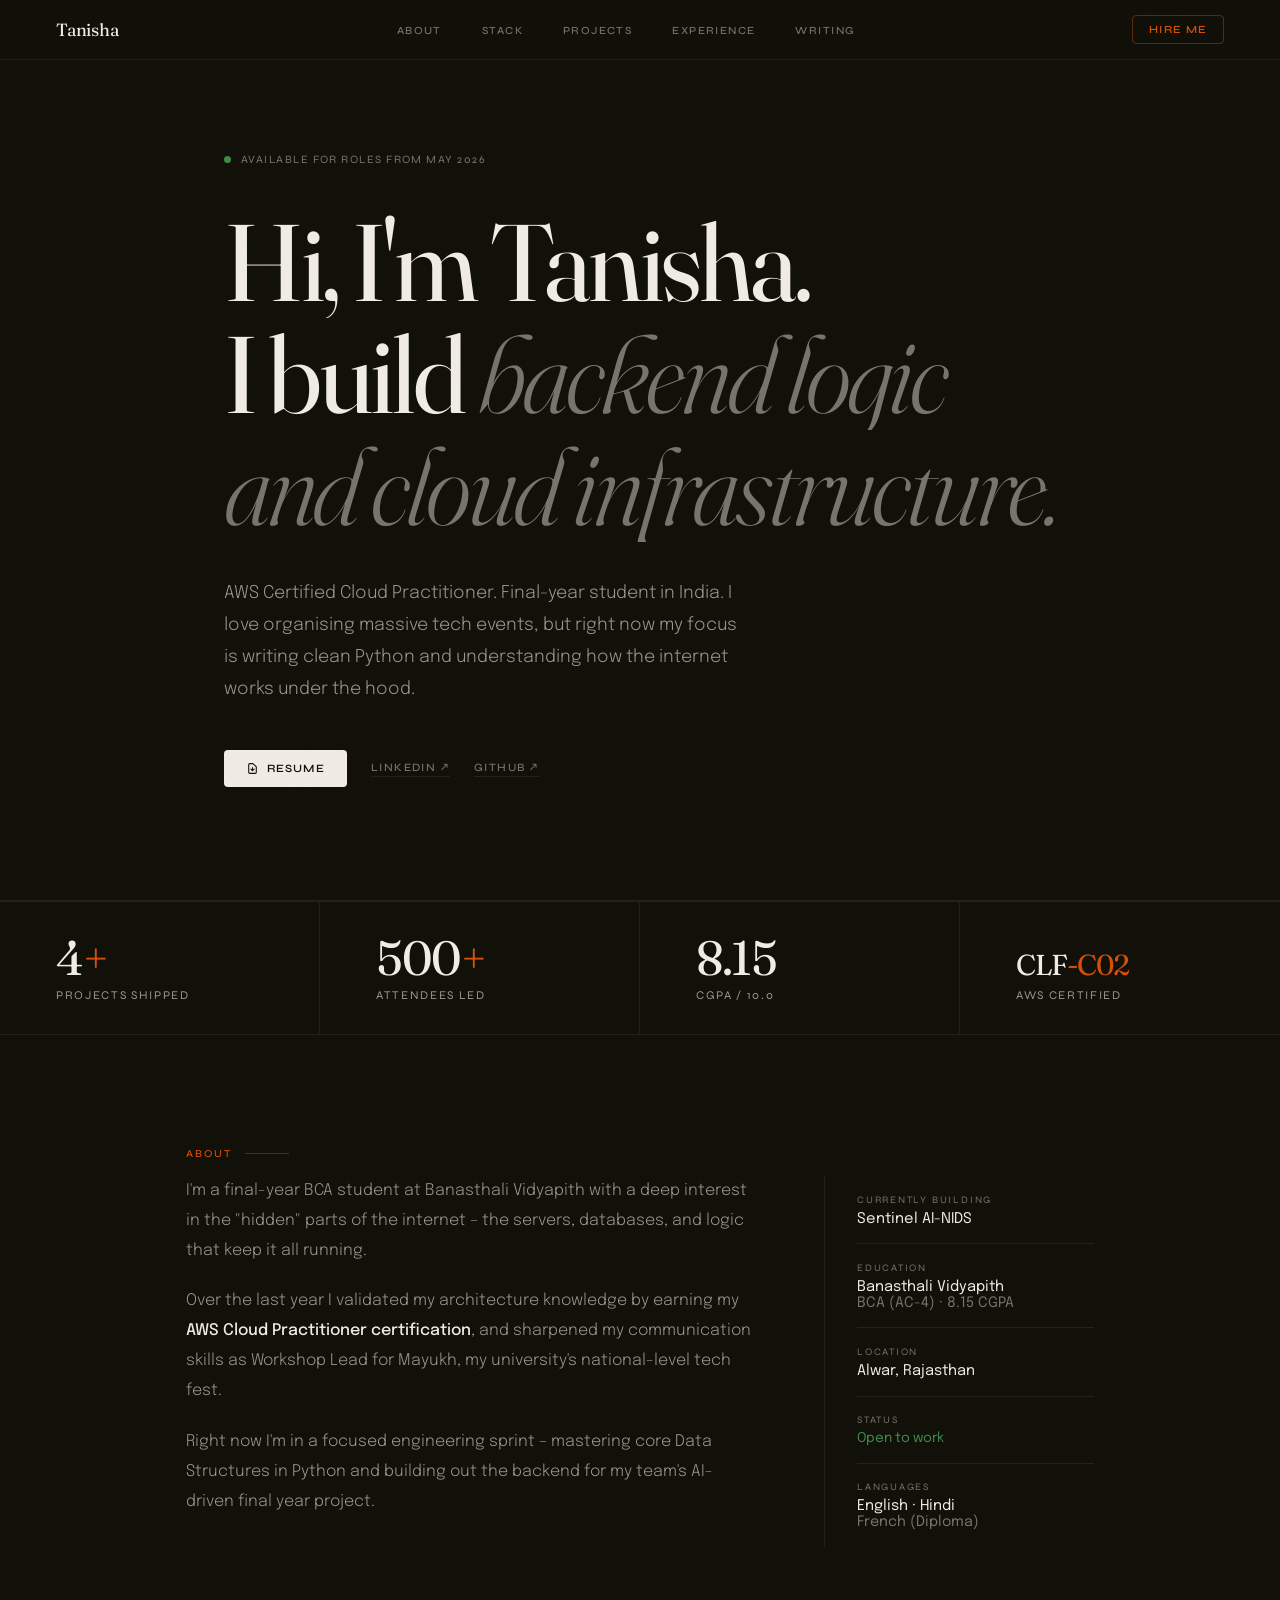
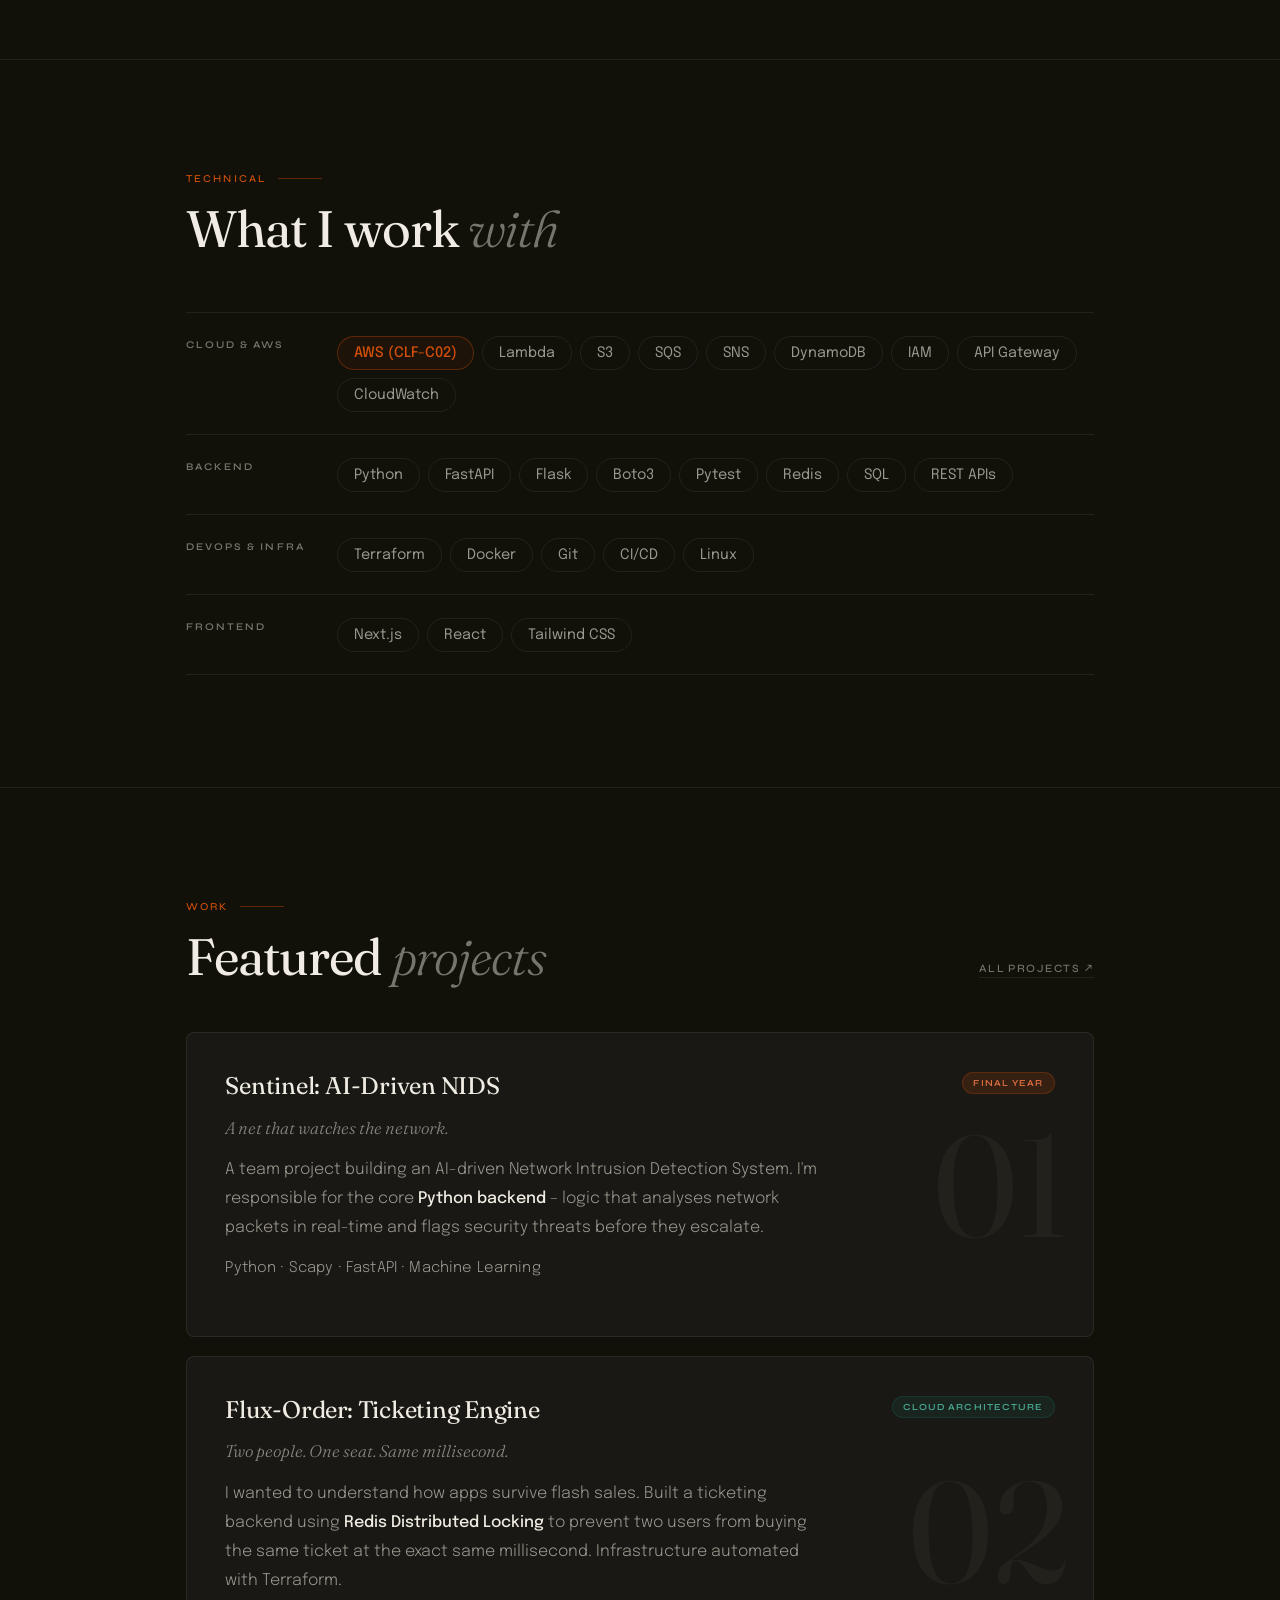
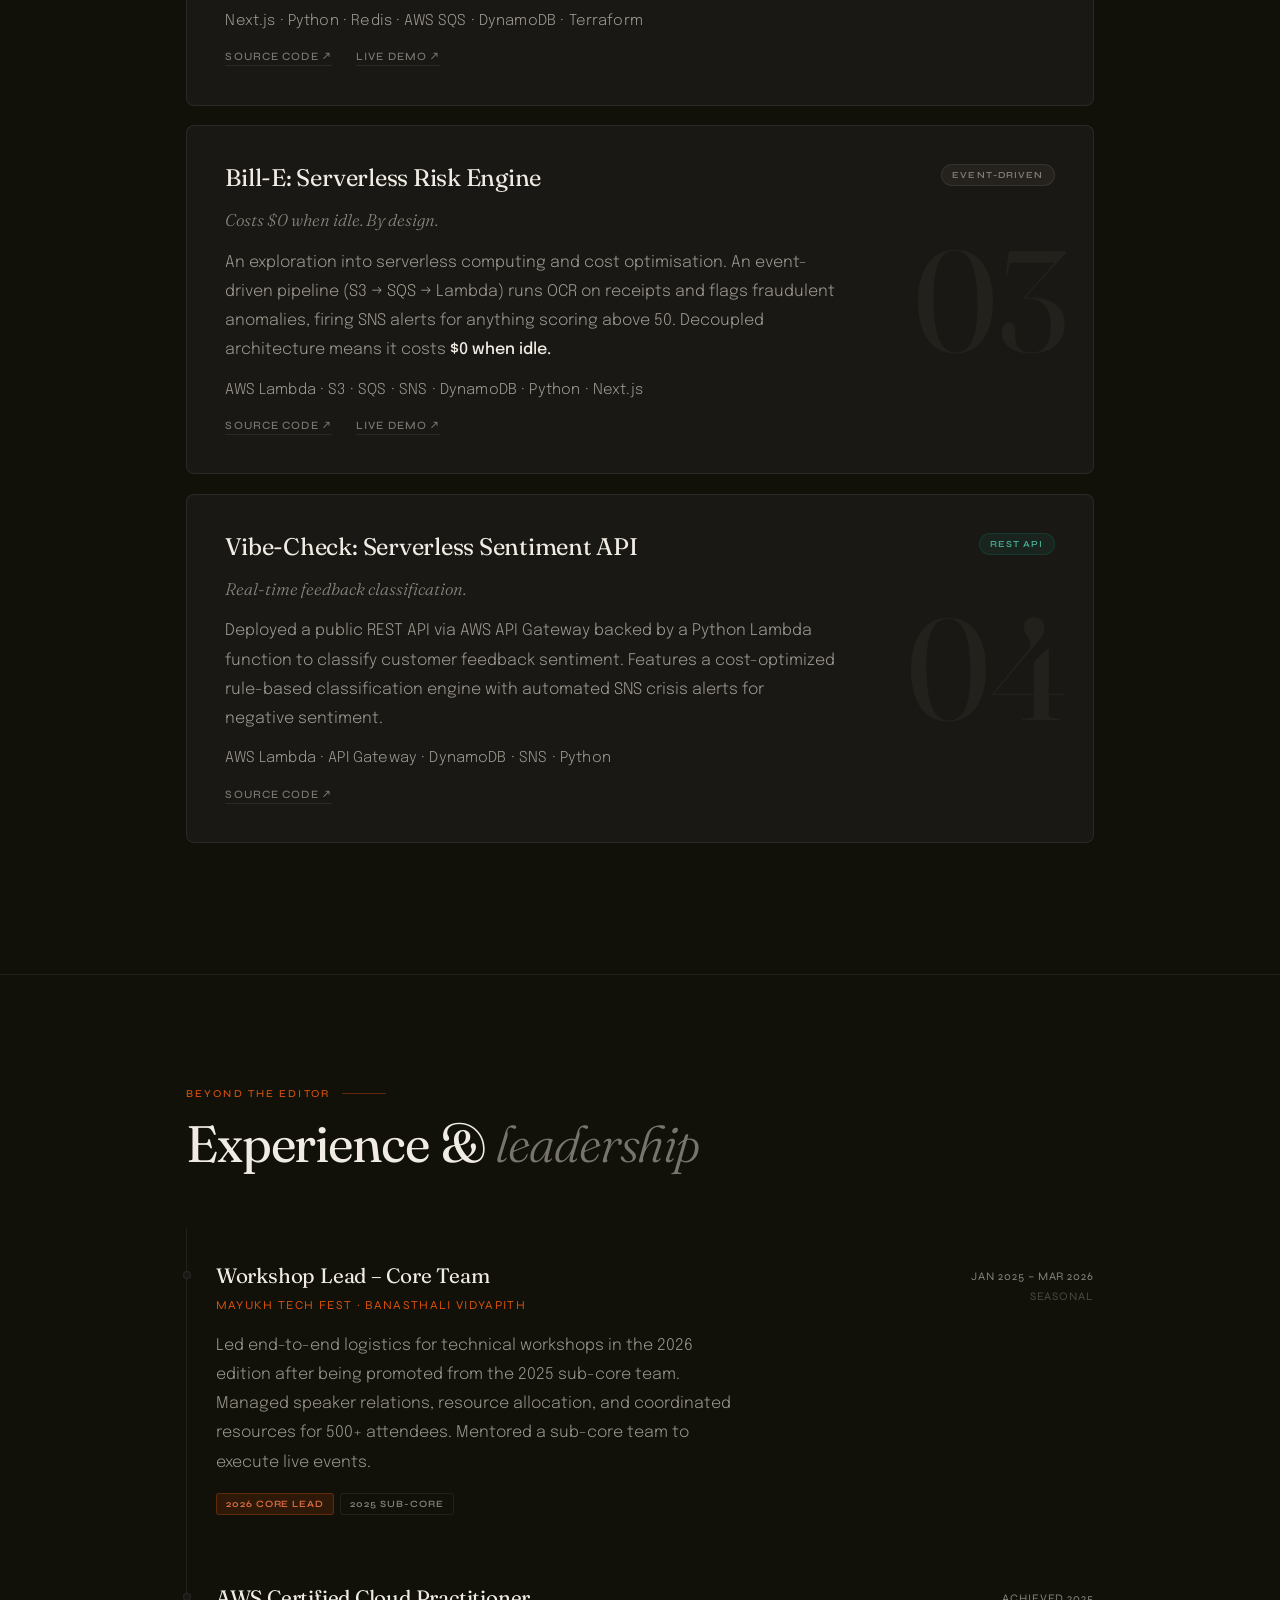
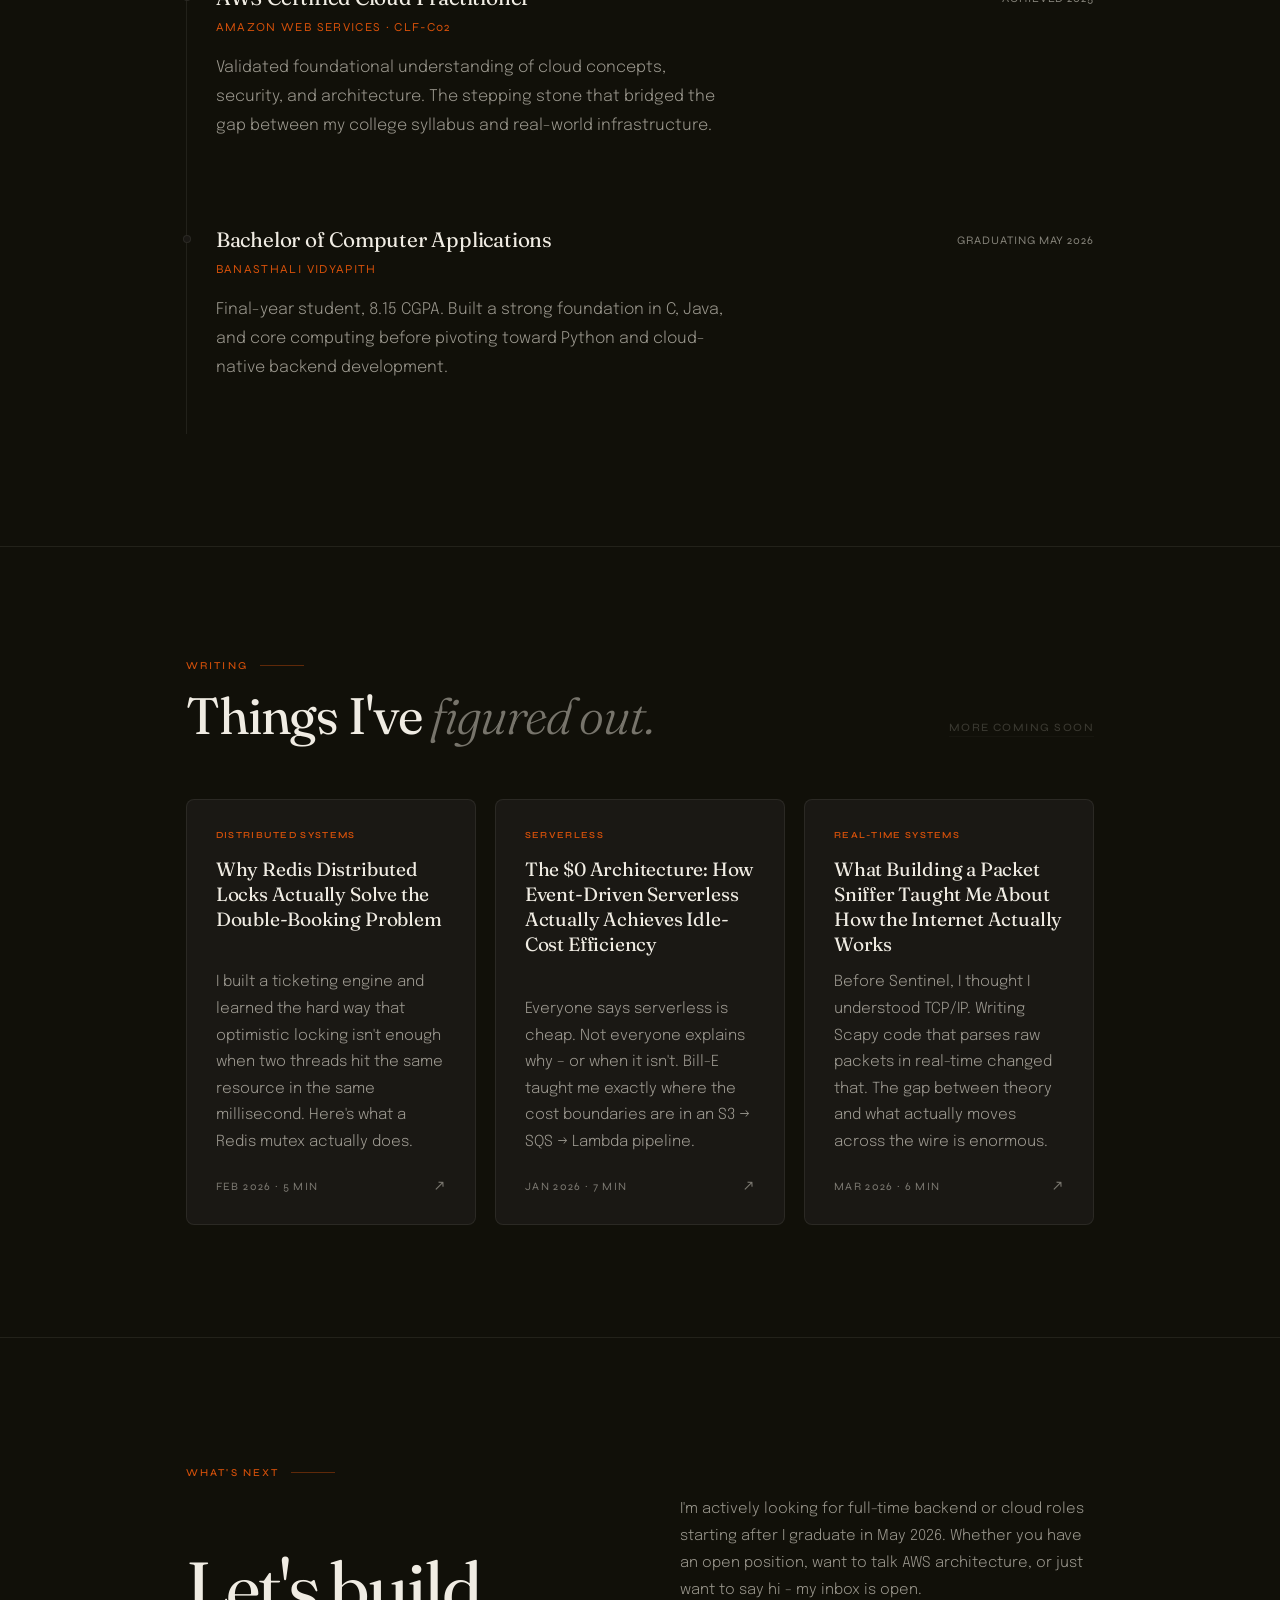
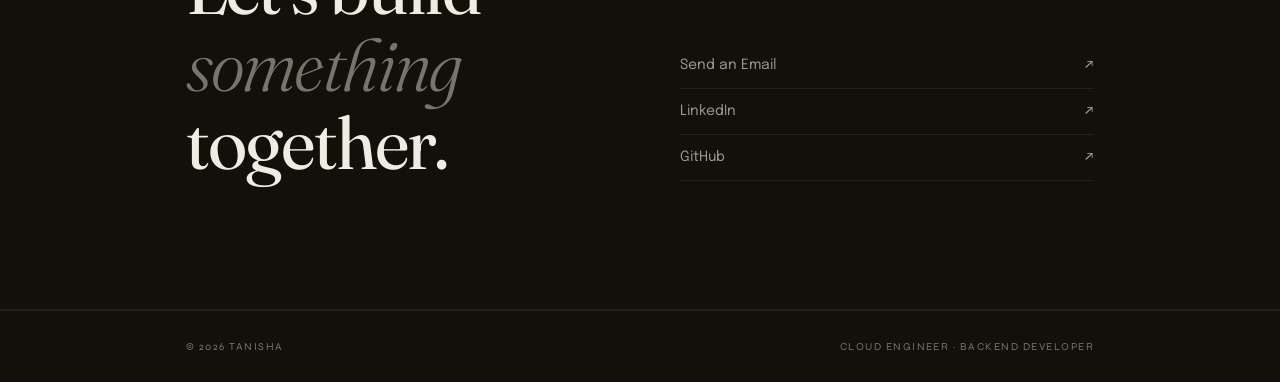
<file: index.html>
<!DOCTYPE html>
<html lang="en">
<head>
    <meta charset="UTF-8">
    <meta name="viewport" content="width=device-width, initial-scale=1.0">
    <title>Tanisha - Cloud Engineer & Backend Developer</title>
    <meta name="description" content="Portfolio of Tanisha, AWS Certified Cloud Practitioner and Backend Developer building serverless systems.">

    <!-- Open Graph / Social Sharing -->
    <meta property="og:type"        content="website">
    <meta property="og:url"         content="https://tanisha.dev/">
    <meta property="og:title"       content="Tanisha – Cloud Engineer & Backend Developer">
    <meta property="og:description" content="AWS Certified Cloud Practitioner. Building serverless backends, distributed systems, and cloud infrastructure in Python.">
    <meta property="og:image"       content="https://tanisha.dev/og-image.png">
    <meta name="twitter:card"       content="summary_large_image">
    <meta name="twitter:title"      content="Tanisha – Cloud Engineer & Backend Developer">
    <meta name="twitter:description" content="AWS Certified Cloud Practitioner. Building serverless backends, distributed systems, and cloud infrastructure in Python.">
    <meta name="twitter:image"      content="https://tanisha.dev/og-image.png">

    <link rel="preconnect" href="https://fonts.googleapis.com">
    <link rel="preconnect" href="https://fonts.gstatic.com" crossorigin>
    <link href="https://fonts.googleapis.com/css2?family=Fraunces:ital,opsz,wght@0,9..144,300;0,9..144,400;0,9..144,500;0,9..144,700;1,9..144,300;1,9..144,400;1,9..144,500&family=Syne:wght@400;500;600;700&family=Epilogue:wght@300;400;500&display=swap" rel="stylesheet">
    <link rel="stylesheet" href="Styles.css">
</head>
<body>

<!-- CURTAIN -->
<div id="curtain" aria-hidden="true">
    <div class="c-line"><div class="c-name">Tanisha</div></div>
    <div class="c-rule"></div>
    <div class="c-line"><div class="c-sub">Cloud Engineer &amp; Backend Developer</div></div>
</div>

<!-- SITE -->
<div id="site">

    <header id="main-header">
        <a href="#" class="nav-logo">Tanisha</a>
        <ul class="nav-links">
            <li><a href="#about">About</a></li>
            <li><a href="#stack">Stack</a></li>
            <li><a href="#projects">Projects</a></li>
            <li><a href="#experience">Experience</a></li>
            <li><a href="#writing">Writing</a></li>
        </ul>
        <div style="display:flex;align-items:center;gap:1.2rem">
            <a href="#contact" class="nav-hire">Hire me</a>
        </div>
        <!-- aria-expanded toggled by JS -->
        <button class="nav-mobile-btn" id="mobile-btn" aria-label="Open menu" aria-expanded="false" aria-controls="mobile-menu">
            <svg width="22" height="22" fill="none" stroke="currentColor" stroke-width="1.5" viewBox="0 0 24 24"><path d="M3 6h18M3 12h18M3 18h18"/></svg>
        </button>
    </header>

    <div id="mobile-menu" role="navigation" aria-label="Mobile navigation">
        <a href="#about">About</a>
        <a href="#stack">Stack</a>
        <a href="#projects">Projects</a>
        <a href="#experience">Experience</a>
        <a href="#writing">Writing</a>
        <a href="#contact">Contact</a>
    </div>

    <main>

        <!-- HERO -->
        <section id="hero">
            <div class="wrap">
                <div class="hero-eyebrow">
                    <span class="avail-dot"></span>
                    <span>Available for roles from May 2026</span>
                </div>
                <h1 class="hero-headline">
                    <span class="hl"><span>Hi, I'm Tanisha.</span></span>
                    <span class="hl"><span>I build <em>backend logic</em></span></span>
                    <span class="hl"><span><em>and cloud infrastructure.</em></span></span>
                </h1>
                <p class="hero-body">AWS Certified Cloud Practitioner. Final-year student in India. I love organising massive tech events, but right now my focus is writing clean Python and understanding how the internet works under the hood.</p>
                <div class="hero-cta">
                    <a href="Tanisha-resume2026.pdf" target="_blank" class="btn-primary">
                        <svg width="13" height="13" fill="none" stroke="currentColor" stroke-width="2" viewBox="0 0 24 24"><path stroke-linecap="round" stroke-linejoin="round" d="M12 10v6m0 0l-3-3m3 3l3-3m2 8H7a2 2 0 01-2-2V5a2 2 0 012-2h5.586a1 1 0 01.707.293l5.414 5.414a1 1 0 01.293.707V19a2 2 0 01-2 2z"/></svg>
                        Resume
                    </a>
                    <a href="https://www.linkedin.com/in/tanisha-cloud/" target="_blank" class="btn-ghost">LinkedIn ↗</a>
                    <a href="https://github.com/Tannishaa" target="_blank" class="btn-ghost">GitHub ↗</a>
                </div>
            </div>
        </section>

        <hr class="divider">

        <!-- STATS STRIP -->
        <div class="stats-strip reveal">
            <div class="stat-cell">
                <div class="stat-num"><span class="counter" data-target="4">0</span><span class="accent">+</span></div>
                <div class="stat-desc">Projects shipped</div>
            </div>
            <div class="stat-cell">
                <div class="stat-num"><span class="counter" data-target="500">0</span><span class="accent">+</span></div>
                <div class="stat-desc">Attendees led</div>
            </div>
            <div class="stat-cell">
                <div class="stat-num"><span class="counter" data-target="815" data-decimal="true">0</span></div>
                <div class="stat-desc">CGPA / 10.0</div>
            </div>
            <div class="stat-cell">
                <div class="stat-num"><span style="font-size:clamp(1.2rem,2.5vw,1.8rem)">CLF</span><span class="accent" style="font-size:clamp(1.2rem,2.5vw,1.8rem)">-C02</span></div>
                <div class="stat-desc">AWS Certified</div>
            </div>
        </div>

        <!-- ABOUT -->
        <section id="about">
            <div class="wrap">
                <div class="reveal">
                    <p class="section-label">About</p>
                    <div class="about-grid">
                        <div class="about-text">
                            <p>I'm a final-year BCA student at Banasthali Vidyapith with a deep interest in the "hidden" parts of the internet – the servers, databases, and logic that keep it all running.</p>
                            <p>Over the last year I validated my architecture knowledge by earning my <strong>AWS Cloud Practitioner certification</strong>, and sharpened my communication skills as Workshop Lead for Mayukh, my university's national-level tech fest.</p>
                            <p>Right now I'm in a focused engineering sprint – mastering core Data Structures in Python and building out the backend for my team's AI-driven final year project.</p>
                        </div>
                        <div class="about-meta">
                            <div class="meta-item">
                                <p class="meta-label">Currently building</p>
                                <p class="meta-value">Sentinel AI-NIDS</p>
                            </div>
                            <div class="meta-item">
                                <p class="meta-label">Education</p>
                                <p class="meta-value">Banasthali Vidyapith</p>
                                <p class="meta-note">BCA (AC-4) · 8.15 CGPA</p>
                            </div>
                            <div class="meta-item">
                                <p class="meta-label">Location</p>
                                <p class="meta-value">Alwar, Rajasthan</p>
                            </div>
                            <div class="meta-item">
                                <p class="meta-label">Status</p>
                                <p class="meta-value" style="color:#3d8c4b;font-size:0.85rem">Open to work</p>
                            </div>
                            <div class="meta-item">
                                <p class="meta-label">Languages</p>
                                <p class="meta-value">English · Hindi</p>
                                <p class="meta-note">French (Diploma)</p>
                            </div>
                        </div>
                    </div>
                </div>
            </div>
        </section>

        <hr class="divider">

        <!-- STACK -->
        <section id="stack">
            <div class="wrap reveal">
                <p class="section-label">Technical</p>
                <h2 class="section-title">What I work <em>with</em></h2>

                <table class="stack-table">
                    <tbody>
                        <tr>
                            <td class="stack-cat-cell">Cloud &amp; AWS</td>
                            <td class="stack-pills-cell">
                                <div class="stack-pills">
                                    <span class="pill pill-cert">AWS (CLF-C02)</span>
                                    <span class="pill">Lambda</span>
                                    <span class="pill">S3</span>
                                    <span class="pill">SQS</span>
                                    <span class="pill">SNS</span>
                                    <span class="pill">DynamoDB</span>
                                    <span class="pill">IAM</span>
                                    <span class="pill">API Gateway</span>
                                    <span class="pill">CloudWatch</span>
                                </div>
                            </td>
                        </tr>
                        <tr>
                            <td class="stack-cat-cell">Backend</td>
                            <td class="stack-pills-cell">
                                <div class="stack-pills">
                                    <span class="pill">Python</span>
                                    <span class="pill">FastAPI</span>
                                    <span class="pill">Flask</span>
                                    <span class="pill">Boto3</span>
                                    <span class="pill">Pytest</span>
                                    <span class="pill">Redis</span>
                                    <span class="pill">SQL</span>
                                    <span class="pill">REST APIs</span>
                                </div>
                            </td>
                        </tr>
                        <tr>
                            <td class="stack-cat-cell">DevOps &amp; Infra</td>
                            <td class="stack-pills-cell">
                                <div class="stack-pills">
                                    <span class="pill">Terraform</span>
                                    <span class="pill">Docker</span>
                                    <span class="pill">Git</span>
                                    <span class="pill">CI/CD</span>
                                    <span class="pill">Linux</span>
                                </div>
                            </td>
                        </tr>
                        <tr>
                            <td class="stack-cat-cell">Frontend</td>
                            <td class="stack-pills-cell">
                                <div class="stack-pills">
                                    <span class="pill">Next.js</span>
                                    <span class="pill">React</span>
                                    <span class="pill">Tailwind CSS</span>
                                </div>
                            </td>
                        </tr>
                    </tbody>
                </table>
            </div>
        </section>

        <hr class="divider">

        <!-- PROJECTS -->
        <section id="projects">
            <div class="wrap reveal">
                <div class="projects-hd">
                    <div>
                        <p class="section-label">Work</p>
                        <h2 class="section-title">Featured <em>projects</em></h2>
                    </div>
                    <a href="https://github.com/Tannishaa" target="_blank" class="btn-ghost" style="margin-bottom:6px">All projects ↗</a>
                </div>

                <div class="project-card">
                    <span class="proj-num" aria-hidden="true">01</span>
                    <div class="project-head">
                        <h3 class="project-title">Sentinel: AI-Driven NIDS</h3>
                        <span class="project-badge badge-rust">Final Year</span>
                    </div>
                    <p class="proj-tag-line">A net that watches the network.</p>
                    <p class="project-body">A team project building an AI-driven Network Intrusion Detection System. I'm responsible for the core <strong>Python backend</strong> – logic that analyses network packets in real-time and flags security threats before they escalate.</p>
                    <p class="project-stack">Python · Scapy · FastAPI · Machine Learning</p>
                </div>

                <div class="project-card">
                    <span class="proj-num" aria-hidden="true">02</span>
                    <div class="project-head">
                        <h3 class="project-title">Flux-Order: Ticketing Engine</h3>
                        <span class="project-badge badge-teal">Cloud Architecture</span>
                    </div>
                    <p class="proj-tag-line">Two people. One seat. Same millisecond.</p>
                    <p class="project-body">I wanted to understand how apps survive flash sales. Built a ticketing backend using <strong>Redis Distributed Locking</strong> to prevent two users from buying the same ticket at the exact same millisecond. Infrastructure automated with Terraform.</p>
                    <p class="project-stack">Next.js · Python · Redis · AWS SQS · DynamoDB · Terraform</p>
                    <div class="project-links">
                        <a href="https://github.com/Tannishaa/flux-order" target="_blank">Source Code ↗</a>
                        <a href="https://flux-cinema-frontend.vercel.app/" target="_blank">Live Demo ↗</a>
                    </div>
                </div>

                <div class="project-card">
                    <span class="proj-num" aria-hidden="true">03</span>
                    <div class="project-head">
                        <h3 class="project-title">Bill-E: Serverless Risk Engine</h3>
                        <span class="project-badge badge-stone">Event-Driven</span>
                    </div>
                    <p class="proj-tag-line">Costs $0 when idle. By design.</p>
                    <p class="project-body">An exploration into serverless computing and cost optimisation. An event-driven pipeline (S3 → SQS → Lambda) runs OCR on receipts and flags fraudulent anomalies, firing SNS alerts for anything scoring above 50. Decoupled architecture means it costs <strong>$0 when idle.</strong></p>
                    <p class="project-stack">AWS Lambda · S3 · SQS · SNS · DynamoDB · Python · Next.js</p>
                    <div class="project-links">
                        <a href="https://github.com/Tannishaa/bill-e-audit" target="_blank">Source Code ↗</a>
                        <a href="https://bill-e-audit.vercel.app/" target="_blank">Live Demo ↗</a>
                    </div>
                </div>

                <div class="project-card">
                    <span class="proj-num" aria-hidden="true">04</span>
                    <div class="project-head">
                        <h3 class="project-title">Vibe-Check: Serverless Sentiment API</h3>
                        <span class="project-badge badge-teal">REST API</span>
                    </div>
                    <p class="proj-tag-line">Real-time feedback classification.</p>
                    <p class="project-body">Deployed a public REST API via AWS API Gateway backed by a Python Lambda function to classify customer feedback sentiment. Features a cost-optimized rule-based classification engine with automated SNS crisis alerts for negative sentiment.</p>
                    <p class="project-stack">AWS Lambda · API Gateway · DynamoDB · SNS · Python</p>
                    <div class="project-links">
                        <a href="https://github.com/Tannishaa/vibe-check" target="_blank">Source Code ↗</a>
                    </div>
                </div>
            </div>
        </section>

        <hr class="divider">

        <!-- EXPERIENCE -->
        <section id="experience">
            <div class="wrap reveal">
                <p class="section-label">Beyond the editor</p>
                <h2 class="section-title">Experience &amp; <em>leadership</em></h2>

                <div class="exp-item">
                    <div>
                        <h3 class="exp-role">Workshop Lead – Core Team</h3>
                        <p class="exp-org">Mayukh Tech Fest · Banasthali Vidyapith</p>
                        <p class="exp-desc">Led end-to-end logistics for technical workshops in the 2026 edition after being promoted from the 2025 sub-core team. Managed speaker relations, resource allocation, and coordinated resources for 500+ attendees. Mentored a sub-core team to execute live events.</p>
                        <div class="exp-badges">
                            <span class="exp-badge active">2026 Core Lead</span>
                            <span class="exp-badge">2025 Sub-Core</span>
                        </div>
                    </div>
                    <div class="exp-date">Jan 2025 – Mar 2026<br><span style="opacity:0.5">Seasonal</span></div>
                </div>

                <div class="exp-item">
                    <div>
                        <h3 class="exp-role">AWS Certified Cloud Practitioner</h3>
                        <p class="exp-org">Amazon Web Services · CLF-C02</p>
                        <p class="exp-desc">Validated foundational understanding of cloud concepts, security, and architecture. The stepping stone that bridged the gap between my college syllabus and real-world infrastructure.</p>
                    </div>
                    <div class="exp-date">Achieved 2025</div>
                </div>

                <div class="exp-item">
                    <div>
                        <h3 class="exp-role">Bachelor of Computer Applications</h3>
                        <p class="exp-org">Banasthali Vidyapith</p>
                        <p class="exp-desc">Final-year student, 8.15 CGPA. Built a strong foundation in C, Java, and core computing before pivoting toward Python and cloud-native backend development.</p>
                    </div>
                    <div class="exp-date">Graduating May 2026</div>
                </div>
            </div>
        </section>

        <hr class="divider">

        <!-- WRITING / BLOG -->
        <section id="writing">
            <div class="wrap reveal">
                <div style="display:flex;align-items:flex-end;justify-content:space-between;flex-wrap:wrap;gap:1rem;margin-bottom:3.5rem">
                    <div>
                        <p class="section-label">Writing</p>
                        <h2 class="section-title" style="margin-bottom:0">Things I've <em>figured out.</em></h2>
                    </div>
                    <span class="btn-ghost" style="cursor:default;opacity:0.4;margin-bottom:6px">More coming soon</span>
                </div>

                <div class="blog-grid">
                    <a href="redis-distributed-locks.html" class="blog-card">
                        <p class="blog-tag">Distributed Systems</p>
                        <h3 class="blog-title">Why Redis Distributed Locks Actually Solve the Double-Booking Problem</h3>
                        <p class="blog-excerpt">I built a ticketing engine and learned the hard way that optimistic locking isn't enough when two threads hit the same resource in the same millisecond. Here's what a Redis mutex actually does.</p>
                        <div class="blog-meta">
                            <span>Feb 2026 · 5 min</span>
                            <span class="blog-arrow">↗</span>
                        </div>
                    </a>

                    <a href="serverless-zero-cost.html" class="blog-card">
                        <p class="blog-tag">Serverless</p>
                        <h3 class="blog-title">The $0 Architecture: How Event-Driven Serverless Actually Achieves Idle-Cost Efficiency</h3>
                        <p class="blog-excerpt">Everyone says serverless is cheap. Not everyone explains why – or when it isn't. Bill-E taught me exactly where the cost boundaries are in an S3 → SQS → Lambda pipeline.</p>
                        <div class="blog-meta">
                            <span>Jan 2026 · 7 min</span>
                            <span class="blog-arrow">↗</span>
                        </div>
                    </a>

                    <a href="realtime-system-sentinel.html" class="blog-card">
                        <p class="blog-tag">Real-Time Systems</p>
                        <h3 class="blog-title">What Building a Packet Sniffer Taught Me About How the Internet Actually Works</h3>
                        <p class="blog-excerpt">Before Sentinel, I thought I understood TCP/IP. Writing Scapy code that parses raw packets in real-time changed that. The gap between theory and what actually moves across the wire is enormous.</p>
                        <div class="blog-meta">
                            <span>Mar 2026 · 6 min</span>
                            <span class="blog-arrow">↗</span>
                        </div>
                    </a>
                </div>
            </div>
        </section>

        <hr class="divider">

        <!-- CONTACT -->
        <section id="contact">
            <div class="wrap reveal">
                <p class="section-label">What's next</p>
                <div class="contact-grid">
                    <h2 class="contact-headline">
                        Let's build<br>
                        <em>something</em><br>
                        together.
                    </h2>
                    <div class="contact-right">
                        <p>I'm actively looking for full-time backend or cloud roles starting after I graduate in May 2026. Whether you have an open position, want to talk AWS architecture, or just want to say hi - my inbox is open.</p>
                        <div>
                            <a href="mailto:tanisha.cloud.dev@gmail.com" class="clink"><span>Send an Email</span><span class="arr">↗</span></a>
                            <a href="https://www.linkedin.com/in/tanisha-cloud/" target="_blank" class="clink"><span>LinkedIn</span><span class="arr">↗</span></a>
                            <a href="https://github.com/Tannishaa" target="_blank" class="clink"><span>GitHub</span><span class="arr">↗</span></a>
                        </div>
                    </div>
                </div>
            </div>
        </section>

    </main>

    <hr class="divider">
    <footer>
        <div class="wrap footer-inner">
            <p>© 2026 Tanisha</p>
            <p>Cloud Engineer · Backend Developer</p>
        </div>
    </footer>

</div>

<script src="App.js"></script>
</body>
</html>
</file>
<file: Styles.css>
*, *::before, *::after { box-sizing: border-box; margin: 0; padding: 0; }

    :root {
        --bg:       #111009;
        --surface:  #1a1814;
        --border:   rgba(240, 236, 224, 0.08);
        --cream:    #f0ece3;
        --muted:    rgba(240, 236, 224, 0.46);
        --sub:      rgba(240, 236, 224, 0.52);
        --dimmed:   rgba(240, 236, 224, 0.62);
        --rust:     #d4500a;
        --rust-dim: rgba(212, 80, 10, 0.15);
    }

    html { background: var(--bg); scroll-behavior: smooth; }

    body {
        font-family: 'Epilogue', sans-serif;
        background: var(--bg);
        color: var(--cream);
        overflow-x: hidden;
        -webkit-font-smoothing: antialiased;
    }

    /* subtle grain */
    body::before {
        content: '';
        position: fixed;
        inset: 0;
        background-image: url("data:image/svg+xml,%3Csvg viewBox='0 0 512 512' xmlns='http://www.w3.org/2000/svg'%3E%3Cfilter id='n'%3E%3CfeTurbulence type='fractalNoise' baseFrequency='0.75' numOctaves='4' stitchTiles='stitch'/%3E%3C/filter%3E%3Crect width='100%25' height='100%25' filter='url(%23n)' opacity='0.5'/%3E%3C/svg%3E");
        background-size: 200px 200px;
        opacity: 0.028;
        pointer-events: none;
        z-index: 9997;
    }

    /* ── CURTAIN ── */
    #curtain {
        position: fixed; inset: 0; z-index: 9999;
        background: var(--bg);
        display: flex; flex-direction: column;
        align-items: center; justify-content: center; gap: 0;
        will-change: transform;
        /* FIX: no animation here — triggered via JS class to avoid premature animationend */
    }
    #curtain.rising {
        animation: curtain-rise 1s cubic-bezier(0.76, 0, 0.24, 1) forwards;
    }
    @keyframes curtain-rise {
        0%   { transform: translateY(0); }
        100% { transform: translateY(-100%); }
    }

    .c-line { overflow: hidden; }

    .c-name {
        font-family: 'Fraunces', serif;
        font-size: clamp(3.8rem, 14vw, 11rem);
        font-weight: 400;
        letter-spacing: -0.03em;
        color: var(--cream);
        transform: translateY(105%);
        animation: up 0.75s cubic-bezier(0.16, 1, 0.3, 1) 0.1s forwards;
        line-height: 1;
    }
    .c-rule {
        width: 0; height: 1px;
        background: var(--border);
        margin: 22px 0 20px;
        animation: rule-draw 0.65s ease-out 0.4s forwards;
    }
    @keyframes rule-draw { to { width: clamp(140px, 28vw, 340px); } }

    .c-sub {
        font-family: 'Syne', sans-serif;
        font-size: clamp(0.6rem, 1.3vw, 0.75rem);
        letter-spacing: 0.2em;
        text-transform: uppercase;
        color: var(--muted);
        transform: translateY(100%);
        animation: up 0.6s cubic-bezier(0.16, 1, 0.3, 1) 0.42s forwards;
    }
    @keyframes up { to { transform: translateY(0); } }

    /* ── SITE ── */
    #site { opacity: 0; transition: opacity 0.7s ease; }
    #site.revealed { opacity: 1; }

    /* ── NAV ── */
    header {
        position: fixed; top: 0; left: 0; right: 0;
        z-index: 100;
        padding: 0 clamp(1.5rem, 5vw, 3.5rem);
        height: 60px;
        display: flex; align-items: center; justify-content: space-between;
        background: rgba(17,16,9,0.85);
        backdrop-filter: blur(16px);
        border-bottom: 1px solid var(--border);
        /* FIX: start hidden, JS adds revealed class which triggers animation */
        transform: translateY(-100%);
        transition: none;
    }
    #site.revealed header {
        animation: header-in 0.65s cubic-bezier(0.16,1,0.3,1) 0.15s both;
    }
    @keyframes header-in {
        from { transform: translateY(-100%); }
        to   { transform: translateY(0); }
    }

    .nav-logo {
        font-family: 'Fraunces', serif;
        font-size: 1.1rem; font-weight: 400; letter-spacing: -0.01em;
        color: var(--cream); text-decoration: none;
    }
    .nav-links { display: flex; align-items: center; gap: 2.5rem; list-style: none; }
    .nav-links a {
        font-family: 'Syne', sans-serif;
        font-size: 0.68rem; font-weight: 500;
        letter-spacing: 0.13em; text-transform: uppercase;
        color: var(--muted); text-decoration: none;
        transition: color 0.2s;
    }
    .nav-links a:hover { color: var(--cream); }

    .nav-hire {
        font-family: 'Syne', sans-serif;
        font-size: 0.68rem; font-weight: 600;
        letter-spacing: 0.1em; text-transform: uppercase;
        color: var(--rust);
        border: 1px solid rgba(212,80,10,0.4);
        padding: 7px 16px; border-radius: 4px;
        text-decoration: none;
        transition: background 0.2s, color 0.2s;
    }
    .nav-hire:hover { background: var(--rust); color: #fff; }

    .nav-mobile-btn {
        display: none; background: none; border: none;
        color: var(--muted); cursor: pointer; padding: 4px;
    }

    /* FIX: added z-index so menu renders above all page content */
    #mobile-menu {
        display: none; position: fixed;
        top: 60px; left: 0; right: 0;
        z-index: 99;
        background: rgba(17,16,9,0.98);
        border-bottom: 1px solid var(--border);
        padding: 1.5rem clamp(1.5rem, 5vw, 3.5rem);
        flex-direction: column; gap: 1.2rem;
        backdrop-filter: blur(16px);
    }
    #mobile-menu.open { display: flex; }
    #mobile-menu a {
        font-family: 'Syne', sans-serif; font-size: 0.8rem;
        letter-spacing: 0.12em; text-transform: uppercase;
        color: var(--muted); text-decoration: none; transition: color 0.2s;
    }
    #mobile-menu a:hover { color: var(--cream); }

    /* ── LAYOUT ── */
    .wrap { max-width: 1020px; margin: 0 auto; padding: 0 clamp(1.5rem, 5vw, 3.5rem); }
    .divider { border: none; border-top: 1px solid var(--border); }

    /* ── SCROLL REVEAL ── */
    .reveal { opacity: 0; transform: translateY(26px); transition: opacity 0.7s ease, transform 0.7s ease; }
    .reveal.in { opacity: 1; transform: translateY(0); }

    /* ── SECTION CHROME ── */
    .section-label {
        font-family: 'Syne', sans-serif;
        font-size: 0.66rem; font-weight: 500;
        letter-spacing: 0.2em; text-transform: uppercase;
        color: var(--rust); margin-bottom: 1rem;
        display: flex; align-items: center; gap: 12px;
    }
    .section-label::after {
        content: ''; flex: 0 0 44px;
        height: 1px; background: var(--rust); opacity: 0.4;
    }
    .section-title {
        font-family: 'Fraunces', serif;
        font-size: clamp(2.2rem, 4.5vw, 3.2rem);
        font-weight: 400; letter-spacing: -0.022em; line-height: 1.08;
        color: var(--cream); margin-bottom: 3.5rem;
    }
    .section-title em { font-style: italic; font-weight: 300; color: var(--muted); }

    /* ── HERO ── */
    #hero { padding: 140px 0 100px; min-height: 100svh; display: flex; flex-direction: column; justify-content: center; }

    .hero-eyebrow {
        display: flex; align-items: center; gap: 10px;
        margin-bottom: 2.5rem; opacity: 0; transform: translateY(14px);
    }
    #site.revealed .hero-eyebrow { animation: fade-up 0.7s ease 0.5s both; }

    .avail-dot {
        width: 7px; height: 7px;
        background: #3d8c4b; border-radius: 50%; flex-shrink: 0;
    }
    .hero-eyebrow span {
        font-family: 'Syne', sans-serif;
        font-size: 0.7rem; letter-spacing: 0.13em; text-transform: uppercase;
        color: var(--muted);
    }

    .hero-headline {
        font-family: 'Fraunces', serif;
        font-size: clamp(3.2rem, 8.5vw, 6.8rem);
        font-weight: 400; letter-spacing: -0.028em; line-height: 1.03;
        color: var(--cream); margin-bottom: 2.2rem;
    }
    .hero-headline em { font-style: italic; font-weight: 300; color: var(--muted); }

    .hl { display: block; overflow: hidden; }
    .hl span { display: block; transform: translateY(110%); }
    #site.revealed .hl:nth-child(1) span { animation: up 0.75s cubic-bezier(0.16,1,0.3,1) 0.55s both; }
    #site.revealed .hl:nth-child(2) span { animation: up 0.75s cubic-bezier(0.16,1,0.3,1) 0.67s both; }
    #site.revealed .hl:nth-child(3) span { animation: up 0.75s cubic-bezier(0.16,1,0.3,1) 0.79s both; }

    .hero-body {
        font-size: clamp(1rem, 1.5vw, 1.1rem); font-weight: 300;
        line-height: 1.82; color: var(--dimmed);
        max-width: 520px; margin-bottom: 2.8rem;
        opacity: 0;
    }
    #site.revealed .hero-body { animation: fade-up 0.7s ease 0.95s both; }

    .hero-cta { display: flex; flex-wrap: wrap; align-items: center; gap: 1.5rem; opacity: 0; }
    #site.revealed .hero-cta { animation: fade-up 0.7s ease 1.1s both; }

    @keyframes fade-up {
        from { opacity: 0; transform: translateY(14px); }
        to   { opacity: 1; transform: translateY(0); }
    }

    .btn-primary {
        font-family: 'Syne', sans-serif;
        font-size: 0.7rem; font-weight: 600;
        letter-spacing: 0.1em; text-transform: uppercase;
        color: var(--bg); background: var(--cream);
        padding: 12px 22px; border-radius: 4px;
        text-decoration: none;
        display: inline-flex; align-items: center; gap: 8px;
        transition: opacity 0.2s, transform 0.2s;
    }
    .btn-primary:hover { opacity: 0.85; transform: translateY(-1px); }

    .btn-ghost {
        font-family: 'Syne', sans-serif;
        font-size: 0.7rem; font-weight: 500;
        letter-spacing: 0.13em; text-transform: uppercase;
        color: var(--muted); text-decoration: none;
        border-bottom: 1px solid var(--border); padding-bottom: 2px;
        transition: color 0.2s, border-color 0.2s;
    }
    .btn-ghost:hover { color: var(--cream); border-color: rgba(240,236,224,0.3); }

    /* ── ABOUT ── */
    #about { padding: 7rem 0; }
    .about-grid { display: grid; grid-template-columns: 1fr 270px; gap: 4rem; align-items: start; }
    .about-text p { font-size: 1rem; font-weight: 300; line-height: 1.88; color: var(--dimmed); margin-bottom: 1.25rem; }
    .about-text p:last-child { margin-bottom: 0; }
    .about-text strong { color: var(--cream); font-weight: 500; }
    .about-meta { border-left: 1px solid var(--border); padding-left: 2rem; }
    .meta-item { padding: 1.1rem 0; border-bottom: 1px solid var(--border); }
    .meta-item:last-child { border-bottom: none; }
    .meta-label {
        font-family: 'Syne', sans-serif; font-size: 0.62rem;
        letter-spacing: 0.18em; text-transform: uppercase;
        color: var(--muted); margin-bottom: 5px;
    }
    .meta-value { font-size: 0.92rem; font-weight: 400; color: var(--cream); }
    .meta-note { font-size: 0.9rem; color: var(--muted); margin-top: 2px; }

    /* ── STACK ── */
    #stack { padding: 7rem 0; }

    .stack-table { width: 100%; border-collapse: collapse; }
    .stack-table tr { border-bottom: 1px solid var(--border); }
    .stack-table tr:first-child { border-top: 1px solid var(--border); }
    .stack-cat-cell {
        font-family: 'Syne', sans-serif;
        font-size: 0.64rem; font-weight: 600;
        letter-spacing: 0.2em; text-transform: uppercase;
        color: var(--muted);
        padding: 1.6rem 2rem 1.6rem 0;
        vertical-align: top;
        white-space: nowrap;
        width: 130px;
    }
    .stack-pills-cell { padding: 1.4rem 0; vertical-align: middle; }
    .stack-pills { display: flex; flex-wrap: wrap; gap: 8px; }

    .pill {
        font-family: 'Epilogue', sans-serif;
        font-size: 0.9rem; font-weight: 400;
        color: var(--dimmed);
        padding: 6px 16px;
        border: 1px solid var(--border);
        border-radius: 999px;
        background: transparent;
        cursor: default;
        transition: color 0.2s, border-color 0.2s, background 0.2s;
        white-space: nowrap;
        line-height: 1.4;
    }
    .pill:hover {
        color: var(--cream);
        border-color: rgba(240,236,224,0.25);
        background: rgba(240,236,224,0.04);
    }
    .pill-cert {
        color: var(--rust);
        border-color: rgba(212,80,10,0.35);
        background: rgba(212,80,10,0.07);
        font-weight: 500;
    }
    .pill-cert:hover {
        color: #e06030;
        border-color: rgba(212,80,10,0.55);
        background: rgba(212,80,10,0.12);
    }

    @media (max-width: 600px) {
        .stack-table, .stack-table tbody,
        .stack-table tr, .stack-cat-cell, .stack-pills-cell { display: block; }
        .stack-cat-cell { padding: 1.4rem 0 0.5rem; }
        .stack-pills-cell { padding: 0 0 1.4rem; }
    }

    /* ── PROJECTS ── */
    #projects { padding: 7rem 0; }
    .projects-hd { display: flex; align-items: flex-end; justify-content: space-between; margin-bottom: 3rem; flex-wrap: wrap; gap: 1rem; }
    .projects-hd h2 { margin-bottom: 0; }

    .project-card {
        border: 1px solid var(--border);
        border-radius: 8px; background: var(--surface);
        padding: clamp(1.5rem, 4vw, 2.4rem);
        margin-bottom: 1.2rem; position: relative; overflow: hidden;
        transition: border-color 0.3s, transform 0.3s;
    }
    .project-card::before {
        content: ''; position: absolute;
        left: 0; top: 0; bottom: 0; width: 2px;
        background: var(--rust);
        transform: scaleY(0); transform-origin: bottom;
        transition: transform 0.35s cubic-bezier(0.16,1,0.3,1);
    }
    .project-card:hover { border-color: rgba(240,236,224,0.13); transform: translateY(-2px); }
    .project-card:hover::before { transform: scaleY(1); }

    .project-head { display: flex; align-items: flex-start; justify-content: space-between; gap: 1rem; margin-bottom: 1rem; }
    .project-title {
        font-family: 'Fraunces', serif;
        font-size: clamp(1.15rem, 2.3vw, 1.5rem);
        font-weight: 400; letter-spacing: -0.01em; line-height: 1.2;
        color: var(--cream);
    }
    .project-badge {
        font-family: 'Syne', sans-serif; font-size: 0.58rem; font-weight: 600;
        letter-spacing: 0.12em; text-transform: uppercase;
        padding: 4px 10px; border-radius: 40px; white-space: nowrap; flex-shrink: 0;
    }
    .badge-rust  { background: var(--rust-dim); color: #e07042; border: 1px solid rgba(212,80,10,0.25); }
    .badge-teal  { background: rgba(20,120,100,0.12); color: #4aad95; border: 1px solid rgba(20,120,100,0.25); }
    .badge-stone { background: rgba(240,236,224,0.05); color: var(--muted); border: 1px solid var(--border); }

    .project-body { font-size: 1rem; font-weight: 300; line-height: 1.82; color: var(--dimmed); max-width: 610px; margin-bottom: 1.1rem; }
    .project-body strong { color: var(--cream); font-weight: 500; }
    .project-stack { font-family: 'Epilogue', sans-serif; font-size: 0.93rem; font-weight: 300; color: var(--dimmed); margin-bottom: 1.4rem; letter-spacing: 0.01em; }
    .project-links { display: flex; gap: 1.5rem; }
    .project-links a {
        font-family: 'Syne', sans-serif; font-size: 0.7rem; font-weight: 500;
        letter-spacing: 0.1em; text-transform: uppercase;
        color: var(--muted); text-decoration: none;
        border-bottom: 1px solid var(--border); padding-bottom: 2px;
        transition: color 0.2s, border-color 0.2s;
    }
    .project-links a:hover { color: var(--cream); border-color: rgba(240,236,224,0.3); }

    /* ── EXPERIENCE ── */
    #experience { padding: 7rem 0; }
    .exp-item {
        display: grid; grid-template-columns: 1fr auto; gap: 2rem;
        padding: 2.2rem 0 2.2rem 1.8rem;
        border-left: 1px solid var(--border);
        position: relative; transition: border-color 0.2s;
    }
    .exp-item::before {
        content: ''; position: absolute; left: -4.5px; top: 2.7rem;
        width: 8px; height: 8px; border-radius: 50%;
        background: var(--surface); border: 1px solid var(--border);
        transition: background 0.2s, border-color 0.2s;
    }
    .exp-item:hover { border-left-color: var(--rust); }
    .exp-item:hover::before { background: var(--rust); border-color: var(--rust); }

    .exp-role { font-family: 'Fraunces', serif; font-size: 1.3rem; font-weight: 400; color: var(--cream); letter-spacing: -0.01em; margin-bottom: 10px; }
    .exp-org { font-family: 'Syne', sans-serif; font-size: 0.76rem; letter-spacing: 0.11em; text-transform: uppercase; color: var(--rust); margin-bottom: 1.2rem; }
    .exp-desc { font-size: 1rem; font-weight: 300; line-height: 1.82; color: var(--dimmed); max-width: 520px; margin-bottom: 1rem; }
    .exp-badges { display: flex; flex-wrap: wrap; gap: 6px; }
    .exp-badge {
        font-family: 'Syne', sans-serif; font-size: 0.6rem; font-weight: 600;
        letter-spacing: 0.1em; text-transform: uppercase;
        padding: 4px 9px; border-radius: 3px;
        border: 1px solid var(--border); color: var(--sub);
    }
    .exp-badge.active { border-color: rgba(212,80,10,0.3); color: #e07042; background: var(--rust-dim); }
    .exp-date { font-family: 'Syne', sans-serif; font-size: 0.72rem; letter-spacing: 0.08em; text-transform: uppercase; color: var(--sub); white-space: nowrap; text-align: right; padding-top: 4px; line-height: 1.7; }

    /* ── ACTIVITY ── */
    #activity { padding: 7rem 0; }
    .chart-wrap { border: 1px solid var(--border); border-radius: 8px; overflow: hidden; background: var(--surface); padding: 2rem; }
    .chart-wrap img { width: 100%; height: auto; filter: saturate(0.8) brightness(0.85); transition: filter 0.3s; }
    .chart-wrap:hover img { filter: saturate(1.1) brightness(1); }

    /* ── STATS STRIP ── */
    .stats-strip {
        display: grid;
        grid-template-columns: repeat(4, 1fr);
        border-top: 1px solid var(--border);
        border-bottom: 1px solid var(--border);
    }
    .stat-cell {
        padding: 2rem clamp(1.5rem, 5vw, 3.5rem);
        border-right: 1px solid var(--border);
        position: relative;
    }
    .stat-cell:last-child { border-right: none; }
    .stat-num {
        font-family: 'Fraunces', serif;
        font-size: clamp(2rem, 4vw, 3rem);
        font-weight: 400;
        letter-spacing: -0.03em;
        color: var(--cream);
        line-height: 1;
        margin-bottom: 6px;
    }
    .stat-num .accent { color: var(--rust); }
    .stat-desc {
        font-family: 'Syne', sans-serif;
        font-size: 0.74rem;
        letter-spacing: 0.14em;
        text-transform: uppercase;
        color: var(--dimmed);
    }
    @media (max-width: 600px) {
        .stats-strip { grid-template-columns: 1fr 1fr; }
        .stat-cell:nth-child(2) { border-right: none; }
        .stat-cell:nth-child(3) { border-top: 1px solid var(--border); }
        .stat-cell:nth-child(4) { border-top: 1px solid var(--border); border-right: none; }
    }

    /* ── PROJECT CARD ENHANCEMENTS ── */
    .proj-num {
        font-family: 'Fraunces', serif;
        font-size: clamp(5rem, 12vw, 9rem);
        font-weight: 400;
        color: var(--cream);
        opacity: 0.04;
        position: absolute;
        right: 1.5rem;
        top: 50%;
        transform: translateY(-50%);
        line-height: 1;
        pointer-events: none;
        user-select: none;
        transition: opacity 0.3s;
    }
    .project-card:hover .proj-num { opacity: 0.07; }
    .proj-tag-line {
        font-family: 'Fraunces', serif;
        font-style: italic;
        font-size: clamp(0.92rem, 1.6vw, 1.06rem);
        color: var(--sub);
        margin-top: 0.3rem;
        margin-bottom: 1.1rem;
        font-weight: 300;
    }

    /* ── BLOG ── */
    #writing { padding: 7rem 0; }
    .blog-grid {
        display: grid;
        grid-template-columns: repeat(3, 1fr);
        gap: 1.2rem;
    }
    .blog-card {
        border: 1px solid var(--border);
        border-radius: 8px;
        background: var(--surface);
        padding: 1.8rem;
        display: flex; flex-direction: column;
        position: relative; overflow: hidden;
        transition: border-color 0.25s, transform 0.25s;
        text-decoration: none;
    }
    .blog-card::after {
        content: ''; position: absolute;
        bottom: 0; left: 0; right: 0; height: 2px;
        background: var(--rust);
        transform: scaleX(0); transform-origin: left;
        transition: transform 0.35s cubic-bezier(0.16,1,0.3,1);
    }
    .blog-card:hover { border-color: rgba(240,236,224,0.14); transform: translateY(-3px); }
    .blog-card:hover::after { transform: scaleX(1); }
    .blog-tag {
        font-family: 'Syne', sans-serif; font-size: 0.58rem; font-weight: 600;
        letter-spacing: 0.14em; text-transform: uppercase;
        color: var(--rust); margin-bottom: 1rem;
    }
    .blog-title {
        font-family: 'Fraunces', serif;
        font-size: clamp(1rem, 1.8vw, 1.2rem);
        font-weight: 400; letter-spacing: -0.01em; line-height: 1.3;
        color: var(--cream); margin-bottom: 0.8rem; flex: 1;
    }
    .blog-excerpt {
        font-size: 0.95rem; font-weight: 300; line-height: 1.75;
        color: var(--dimmed); margin-bottom: 1.4rem;
    }
    .blog-meta {
        display: flex; align-items: center; justify-content: space-between;
        font-family: 'Syne', sans-serif; font-size: 0.7rem;
        letter-spacing: 0.12em; text-transform: uppercase; color: var(--muted);
    }
    .blog-arrow { font-size: 0.9rem; transition: transform 0.2s, color 0.2s; color: var(--muted); }
    .blog-card:hover .blog-arrow { transform: translate(3px,-3px); color: var(--rust); }
    @media (max-width: 768px) { .blog-grid { grid-template-columns: 1fr; } }

    /* ── CONTACT ── */
    #contact { padding: 8rem 0; }
    .contact-grid { display: grid; grid-template-columns: 1fr 1fr; gap: 5rem; align-items: end; }
    .contact-headline {
        font-family: 'Fraunces', serif;
        font-size: clamp(2.8rem, 6vw, 4.6rem);
        font-weight: 400; letter-spacing: -0.025em; line-height: 1.05;
        color: var(--cream);
    }
    .contact-headline em { font-style: italic; font-weight: 300; color: var(--muted); }
    .contact-right p { font-size: 0.93rem; font-weight: 300; line-height: 1.82; color: var(--dimmed); margin-bottom: 2.5rem; }
    .clink {
        display: flex; align-items: center; justify-content: space-between;
        padding: 14px 0; border-bottom: 1px solid var(--border);
        text-decoration: none; color: var(--dimmed);
        font-size: 0.88rem; gap: 1rem;
        transition: color 0.2s, border-color 0.2s;
    }
    .clink:hover { color: var(--cream); border-color: rgba(240,236,224,0.18); }
    .clink .arr { font-size: 1rem; transition: transform 0.2s; }
    .clink:hover .arr { transform: translate(3px,-3px); }

    /* ── FOOTER ── */
    footer { border-top: 1px solid var(--border); padding: 1.8rem 0; }
    .footer-inner { display: flex; align-items: center; justify-content: space-between; gap: 1rem; }
    .footer-inner p { font-family: 'Syne', sans-serif; font-size: 0.66rem; letter-spacing: 0.14em; text-transform: uppercase; color: var(--muted); }

    /* ── RESPONSIVE ── */
    @media (max-width: 768px) {
        .nav-links, .nav-hire { display: none; }
        .nav-mobile-btn { display: block; }
        .about-grid { grid-template-columns: 1fr; }
        .about-meta { border-left: none; border-top: 1px solid var(--border); padding-left: 0; padding-top: 2rem; }
        .contact-grid { grid-template-columns: 1fr; gap: 3rem; }
        .exp-item { grid-template-columns: 1fr; }
        .exp-date { text-align: left; }
        .stack-row { flex-direction: column; gap: 1rem; }
    }
</file>
